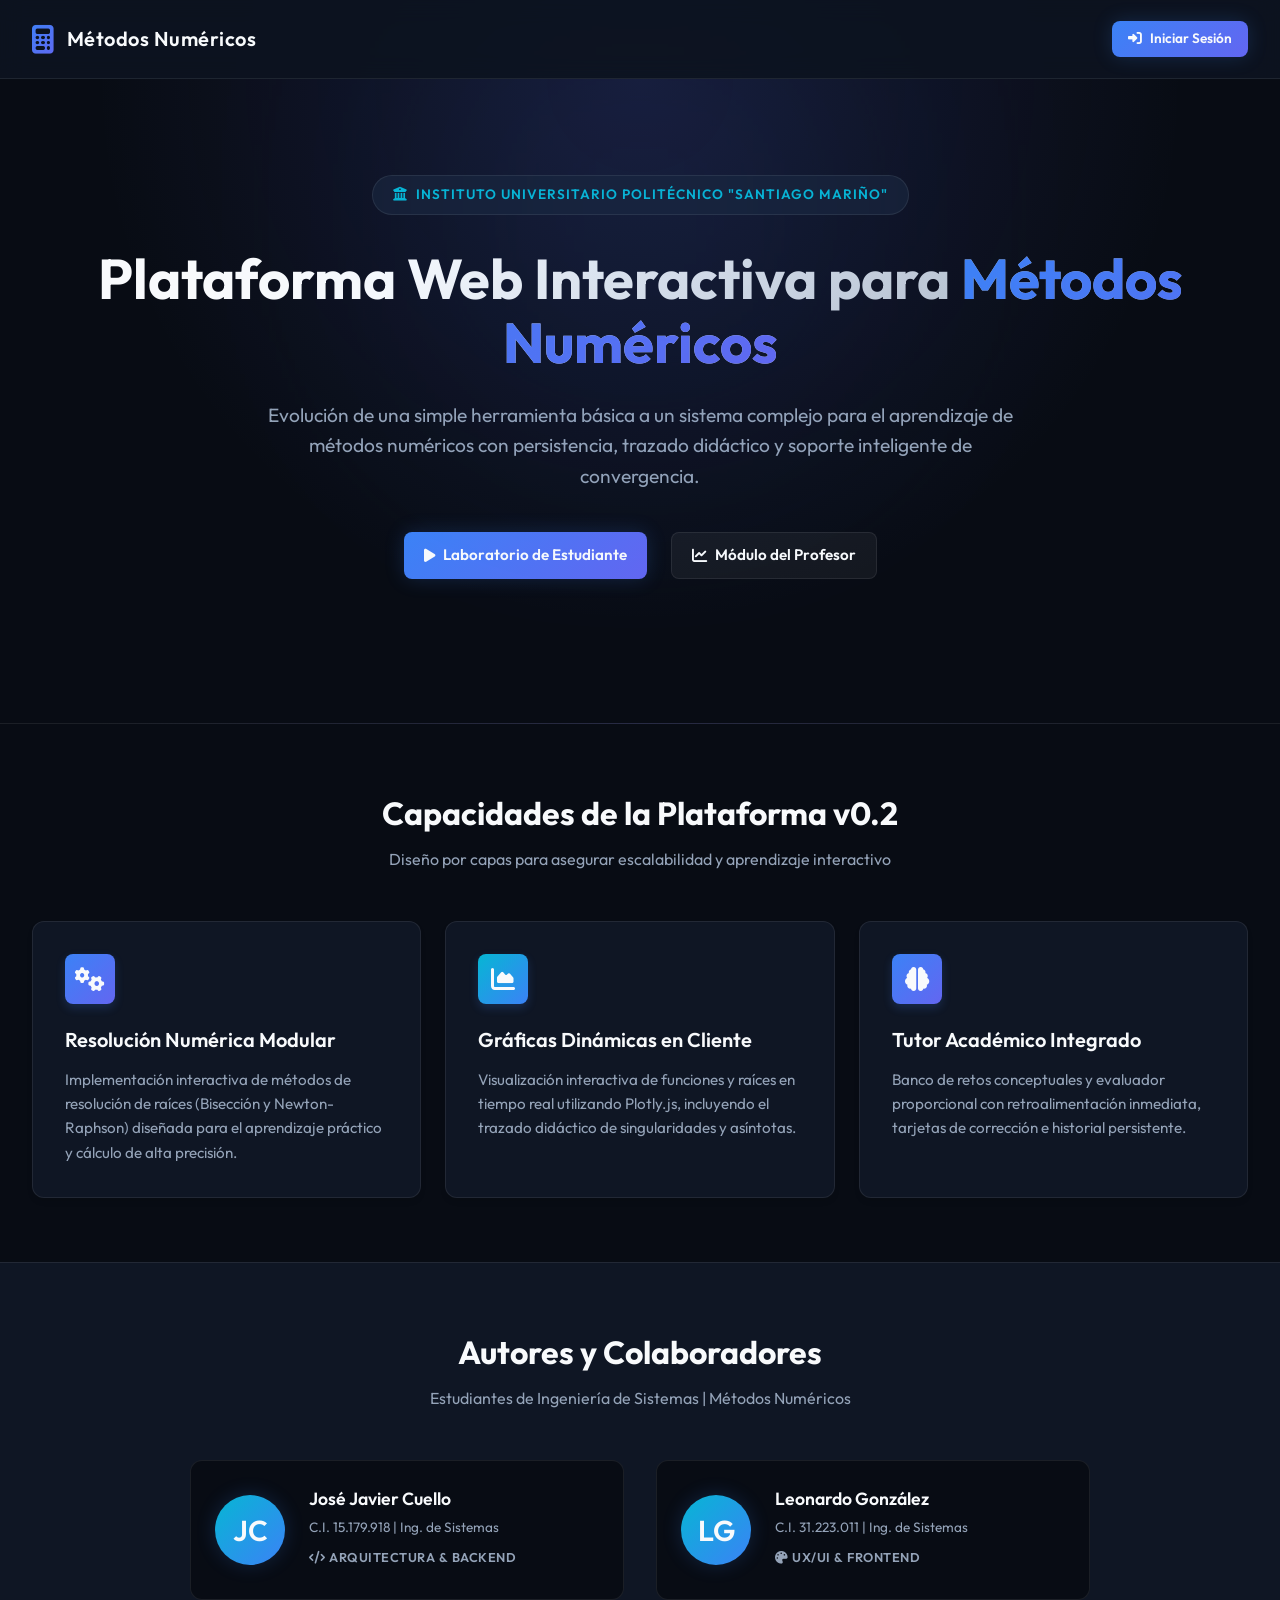
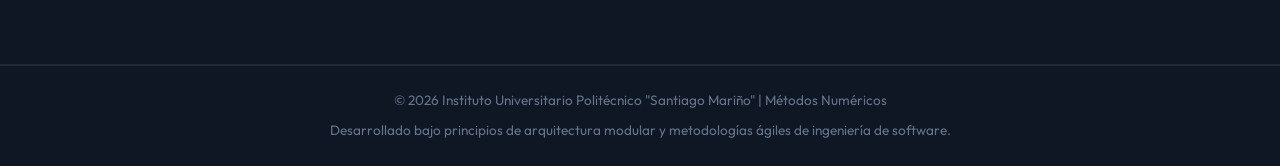
<file: frontend/index.html>
<!DOCTYPE html>
<html lang="es">
<head>
    <meta charset="UTF-8">
    <meta name="viewport" content="width=device-width, initial-scale=1.0">
    <title>Métodos Numéricos - Plataforma Educativa</title>
    <!-- CSS Maestro -->
    <link rel="stylesheet" href="assets/css/styles.css">
    <!-- Iconos (FontAwesome) -->
    <link rel="stylesheet" href="https://cdnjs.cloudflare.com/ajax/libs/font-awesome/6.4.0/css/all.min.css">
    <style>
        /* Estilos específicos para la Landing Page */
        .hero {
            padding: 6rem 2rem;
            text-align: center;
            background: radial-gradient(circle at top, rgba(99, 102, 241, 0.15) 0%, rgba(8, 12, 20, 0) 60%);
            border-bottom: 1px solid var(--border-color);
            position: relative;
        }

        .hero::before {
            content: '';
            position: absolute;
            top: 20%;
            left: 50%;
            transform: translate(-50%, -50%);
            width: 300px;
            height: 300px;
            background: var(--primary);
            filter: blur(140px);
            opacity: 0.15;
            pointer-events: none;
        }

        .university-badge {
            display: inline-flex;
            align-items: center;
            gap: 0.5rem;
            background-color: var(--bg-surface-header);
            border: 1px solid var(--border-color);
            padding: 0.5rem 1.25rem;
            border-radius: 50px;
            font-size: 0.85rem;
            font-weight: 600;
            color: var(--accent);
            text-transform: uppercase;
            letter-spacing: 1px;
            margin-bottom: 2rem;
        }

        .hero-title {
            font-size: 3.5rem;
            font-weight: 700;
            line-height: 1.15;
            margin-bottom: 1.5rem;
            background: linear-gradient(135deg, var(--text-primary) 30%, var(--text-secondary) 100%);
            -webkit-background-clip: text;
            background-clip: text;
            -webkit-text-fill-color: transparent;
        }

        .hero-title span {
            background: var(--primary-gradient);
            -webkit-background-clip: text;
            background-clip: text;
            -webkit-text-fill-color: transparent;
        }

        .hero-description {
            font-size: 1.2rem;
            color: var(--text-secondary);
            max-width: 750px;
            margin: 0 auto 2.5rem auto;
        }

        .cta-group {
            display: flex;
            justify-content: center;
            gap: 1.5rem;
            margin-bottom: 3rem;
        }

        .features-section {
            padding: 4rem 2rem;
        }

        .section-header {
            text-align: center;
            margin-bottom: 3rem;
        }

        .section-title {
            font-size: 2rem;
            font-weight: 700;
            margin-bottom: 0.5rem;
        }

        .section-subtitle {
            color: var(--text-secondary);
            font-size: 1rem;
        }

        .feature-icon-wrapper {
            width: 50px;
            height: 50px;
            border-radius: var(--radius-sm);
            background: var(--primary-gradient);
            display: flex;
            align-items: center;
            justify-content: center;
            font-size: 1.5rem;
            color: var(--text-primary);
            margin-bottom: 1.25rem;
            box-shadow: 0 4px 10px rgba(59, 130, 246, 0.2);
        }

        .feature-card {
            padding: 2rem;
        }

        .feature-card h3 {
            font-size: 1.25rem;
            margin-bottom: 0.75rem;
            font-weight: 600;
        }

        .feature-card p {
            color: var(--text-secondary);
            font-size: 0.95rem;
            line-height: 1.6;
        }

        .authors-section {
            background-color: var(--bg-surface);
            border-top: 1px solid var(--border-color);
            border-bottom: 1px solid var(--border-color);
            padding: 4rem 2rem;
        }

        .authors-grid {
            display: grid;
            grid-template-columns: repeat(2, 1fr);
            gap: 2rem;
            max-width: 900px;
            margin: 0 auto;
        }

        .author-card {
            background-color: var(--bg-main);
            border: 1px solid var(--border-color);
            border-radius: var(--radius-md);
            padding: 1.5rem;
            display: flex;
            align-items: center;
            gap: 1.5rem;
        }

        .author-avatar {
            width: 70px;
            height: 70px;
            border-radius: 50%;
            background: var(--accent-gradient);
            display: flex;
            align-items: center;
            justify-content: center;
            font-size: 1.8rem;
            color: var(--text-primary);
            font-weight: 600;
            box-shadow: var(--shadow-glow);
        }

        .author-info h4 {
            font-size: 1.1rem;
            font-weight: 600;
            margin-bottom: 0.25rem;
        }

        .author-info p {
            color: var(--text-secondary);
            font-size: 0.85rem;
            margin-bottom: 0.5rem;
        }

        .author-role {
            font-size: 0.8rem !important;
            font-weight: 600;
            text-transform: uppercase;
            color: var(--accent);
            letter-spacing: 0.5px;
        }

        @media (max-width: 768px) {
            .hero-title {
                font-size: 2.25rem;
            }
            .cta-group {
                flex-direction: column;
                align-items: stretch;
                max-width: 300px;
                margin: 0 auto 2rem auto;
            }
            .authors-grid {
                grid-template-columns: 1fr;
            }
        }
    </style>
</head>
<body>

    <!-- Cabecera Principal -->
    <header class="main-header">
        <a href="index.html" class="logo-container">
            <span class="logo-icon"><i class="fa-solid fa-calculator"></i></span>
            <span class="logo-text">Métodos Numéricos</span>
        </a>
        <nav class="main-nav"></nav>
    </header>

    <!-- Héroe Principal -->
    <section class="hero">
        <div class="university-badge">
            <i class="fa-solid fa-building-columns"></i> Instituto Universitario Politécnico "Santiago Mariño"
        </div>
        <h1 class="hero-title">Plataforma Web Interactiva para <span>Métodos Numéricos</span></h1>
        <p class="hero-description">
            Evolución de una simple herramienta básica a un sistema complejo para el aprendizaje de métodos numéricos con persistencia, trazado didáctico y soporte inteligente de convergencia.
        </p>
        <div class="cta-group">
            <a href="pages/estudiante.html" class="btn btn-primary btn-lg">
                <i class="fa-solid fa-play"></i> Laboratorio de Estudiante
            </a>
            <a href="pages/profesor.html" class="btn btn-secondary btn-lg">
                <i class="fa-solid fa-chart-line"></i> Módulo del Profesor
            </a>
        </div>
    </section>

    <!-- Características del Sistema -->
    <section class="features-section main-content">
        <div class="section-header">
            <h2 class="section-title">Capacidades de la Plataforma v0.2</h2>
            <p class="section-subtitle">Diseño por capas para asegurar escalabilidad y aprendizaje interactivo</p>
        </div>

        <div class="grid-3">
            <!-- Card 1 -->
            <div class="card feature-card">
                <div class="feature-icon-wrapper">
                    <i class="fa-solid fa-gears"></i>
                </div>
                <h3>Resolución Numérica Modular</h3>
                <p>Implementación interactiva de métodos de resolución de raíces (Bisección y Newton-Raphson) diseñada para el aprendizaje práctico y cálculo de alta precisión.</p>
            </div>
            <!-- Card 2 -->
            <div class="card feature-card">
                <div class="feature-icon-wrapper" style="background: var(--accent-gradient);">
                    <i class="fa-solid fa-chart-area"></i>
                </div>
                <h3>Gráficas Dinámicas en Cliente</h3>
                <p>Visualización interactiva de funciones y raíces en tiempo real utilizando Plotly.js, incluyendo el trazado didáctico de singularidades y asíntotas.</p>
            </div>
            <!-- Card 3 -->
            <div class="card feature-card">
                <div class="feature-icon-wrapper">
                    <i class="fa-solid fa-brain"></i>
                </div>
                <h3>Tutor Académico Integrado</h3>
                <p>Banco de retos conceptuales y evaluador proporcional con retroalimentación inmediata, tarjetas de corrección e historial persistente.</p>
            </div>
        </div>
    </section>

    <!-- Autores del Proyecto -->
    <section class="authors-section">
        <div class="section-header">
            <h2 class="section-title">Autores y Colaboradores</h2>
            <p class="section-subtitle">Estudiantes de Ingeniería de Sistemas | Métodos Numéricos</p>
        </div>

        <div class="authors-grid">
            <!-- Autor 1 -->
            <div class="author-card">
                <div class="author-avatar">JC</div>
                <div class="author-info">
                    <h4>José Javier Cuello</h4>
                    <p>C.I. 15.179.918 | Ing. de Sistemas</p>
                    <p class="author-role"><i class="fa-solid fa-code"></i> Arquitectura & Backend</p>
                </div>
            </div>
            <!-- Autor 2 -->
            <div class="author-card">
                <div class="author-avatar" style="background: var(--accent-gradient);">LG</div>
                <div class="author-info">
                    <h4>Leonardo González</h4>
                    <p>C.I. 31.223.011 | Ing. de Sistemas</p>
                    <p class="author-role"><i class="fa-solid fa-palette"></i> UX/UI & Frontend</p>
                </div>
            </div>
        </div>
    </section>

    <!-- Pie de Página -->
    <footer class="main-footer">
        <p>© 2026 Instituto Universitario Politécnico "Santiago Mariño" | Métodos Numéricos</p>
        <p style="margin-top: 0.5rem;">Desarrollado bajo principios de arquitectura modular y metodologías ágiles de ingeniería de software.</p>
    </footer>

    <script src="assets/js/platform-config.js"></script>
    <script src="assets/js/platform-api.js"></script>
    <!-- Script de Autenticación Dinámica -->
    <script src="assets/js/auth-ui.js"></script>
</body>
</html>
</file>
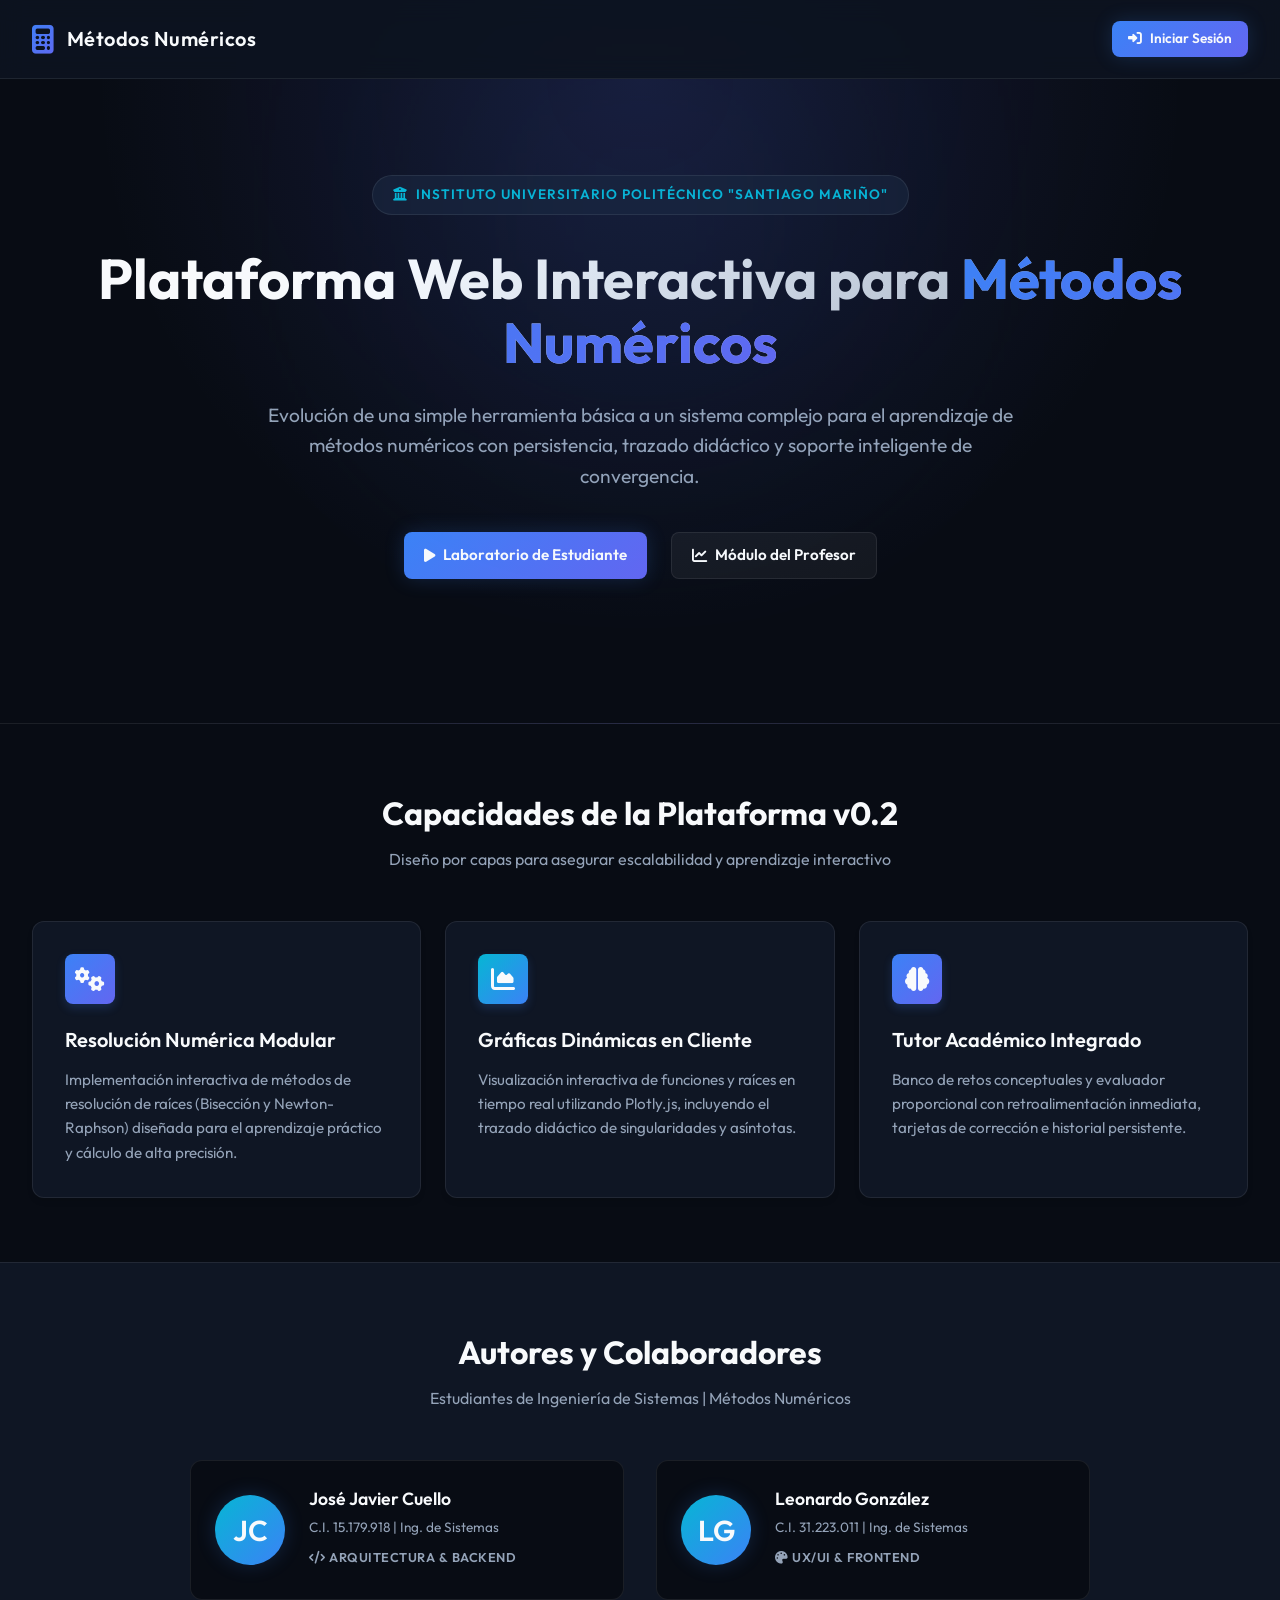
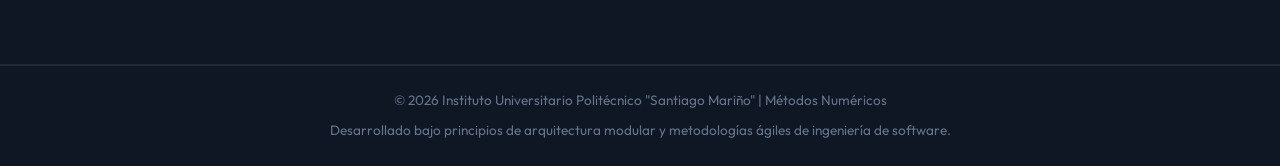
<file: frontend/pages/admin.html>
<!DOCTYPE html>
<html lang="es">
<head>
    <!-- Script de Bloqueo Inmediato (Control de Acceso) -->
    <script>
        (function() {
            const sessionStr = localStorage.getItem("user_session");
            if (!sessionStr) {
                window.location.href = "../index.html";
                return;
            }
            try {
                const session = JSON.parse(sessionStr);
                if (session.role !== "admin") {
                    window.location.href = "../index.html";
                }
            } catch(e) {
                localStorage.removeItem("user_session");
                window.location.href = "../index.html";
            }
        })();
    </script>
    <meta charset="UTF-8">
    <meta name="viewport" content="width=device-width, initial-scale=1.0">
    <title>Módulo Administrativo - Métodos Numéricos</title>
    <!-- CSS Maestro -->
    <link rel="stylesheet" href="../assets/css/styles.css">
    <!-- Iconos (FontAwesome) -->
    <link rel="stylesheet" href="https://cdnjs.cloudflare.com/ajax/libs/font-awesome/6.4.0/css/all.min.css">
    <style>
        .admin-grid {
            display: grid;
            grid-template-columns: 400px 1fr;
            gap: 2rem;
            align-items: start;
        }

        .settings-card {
            background-color: var(--bg-surface);
            border: 1px solid var(--border-color);
            border-radius: var(--radius-md);
            padding: 1.5rem;
        }

        .log-time {
            font-family: 'Fira Code', monospace;
            font-size: 0.85rem;
            color: var(--text-secondary);
        }

        @media (max-width: 900px) {
            .admin-grid {
                grid-template-columns: 1fr;
            }
        }
    </style>
</head>
<body>

    <!-- Cabecera Principal -->
    <header class="main-header">
        <a href="../index.html" class="logo-container">
            <span class="logo-icon"><i class="fa-solid fa-calculator"></i></span>
            <span class="logo-text">Métodos Numéricos</span>
        </a>
        <nav class="main-nav"></nav>
    </header>

    <!-- Contenido Principal -->
    <main class="main-content">
        <!-- Título -->
        <div style="margin-bottom: 2rem;">
            <h2><i class="fa-solid fa-user-shield" style="color: var(--danger);"></i> Consola de Administración</h2>
            <p class="text-secondary" style="font-size: 0.95rem;">Configuración de límites de cómputo, reglas de seguridad de expresiones y auditorías.</p>
        </div>

        <!-- Grid Administrativa -->
        <div class="admin-grid">
            
            <!-- Columna Izquierda: Parámetros del Servidor -->
            <div class="settings-card">
                <h3 style="margin-bottom: 1.5rem; display: flex; align-items: center; gap: 0.5rem;">
                    <i class="fa-solid fa-gears" style="color: var(--primary);"></i> Configuración del Sistema
                </h3>

                <form onsubmit="event.preventDefault(); alert('Configuraciones guardadas.');">
                    <!-- Iteraciones límite -->
                    <div class="form-group">
                        <label class="form-label">Límite Global de Iteraciones</label>
                        <input type="number" class="form-control" value="200">
                        <span class="text-muted" style="font-size: 0.75rem;">Máximo de pasos que el backend procesará por solicitud.</span>
                    </div>

                    <!-- Límite de Tiempo por Hilo -->
                    <div class="form-group">
                        <label class="form-label">Tiempo de Espera Máximo (Timeout)</label>
                        <input type="number" class="form-control" value="5" placeholder="En segundos">
                        <span class="text-muted" style="font-size: 0.75rem;">Segundos máximos permitidos para evitar sobrecarga.</span>
                    </div>

                    <!-- Validación estricta de expresiones -->
                    <div class="form-group">
                        <label class="form-label">Control de Seguridad (Parser)</label>
                        <div style="display: flex; align-items: center; gap: 0.5rem; margin-top: 0.25rem;">
                            <input type="checkbox" checked style="width: 16px; height: 16px; accent-color: var(--primary);">
                            <span class="text-secondary" style="font-size: 0.9rem;">Validación estricta de variables (Sólo 'x')</span>
                        </div>
                    </div>


                    <button type="submit" class="btn btn-primary" style="width: 100%; margin-top: 1rem;">
                        <i class="fa-solid fa-floppy-disk"></i> Guardar Configuración
                    </button>
                </form>
            </div>

            <!-- Columna Derecha: Logs de Auditoría y Eventos -->
            <div class="card">
                <h3 style="margin-bottom: 1rem;"><i class="fa-solid fa-clipboard-list"></i> Logs de Auditoría de Cómputo</h3>
                <p class="text-secondary" style="font-size: 0.85rem; margin-bottom: 1rem;">Registro en tiempo real de ejecuciones y resolución de ecuaciones.</p>
                
                <div class="table-responsive">
                    <table class="table">
                        <thead>
                            <tr>
                                <th>Marca de Tiempo</th>
                                <th>Usuario / IP</th>
                                <th>Acción Realizada</th>
                                <th>Estado</th>
                            </tr>
                        </thead>
                        <tbody>
                            <tr>
                                <td class="log-time">2026-06-14 17:28:10</td>
                                <td>C.I. 31.223.011 (Estudiante)</td>
                                <td>Resolución Bisección f(x) = x**3 - x - 2</td>
                                <td><span class="badge badge-success">success</span></td>
                            </tr>
                            <tr>
                                <td class="log-time">2026-06-14 17:25:42</td>
                                <td>C.I. 15.179.918 (Profesor)</td>
                                <td>Comparación Bisección vs Newton</td>
                                <td><span class="badge badge-success">success</span></td>
                            </tr>
                            <tr>
                                <td class="log-time">2026-06-14 17:10:15</td>
                                <td>C.I. 31.223.011 (Estudiante)</td>
                                <td>Resolución Newton f(x) = x**2 - 4</td>
                                <td><span class="badge badge-danger">singularidad</span></td>
                            </tr>
                            <tr>
                                <td class="log-time">2026-06-14 16:45:08</td>
                                <td>Sistema (Cron)</td>
                                <td>Cierre de sesión de tutoría automática</td>
                                <td><span class="badge badge-warning">timeout</span></td>
                            </tr>
                        </tbody>
                    </table>
                </div>
            </div>

        </div>
    </main>

    <!-- Pie de Página -->
    <footer class="main-footer">
        <p>© 2026 Instituto Universitario Politécnico "Santiago Mariño" | Métodos Numéricos</p>
    </footer>

    <!-- Script de Autenticación -->
    <script src="../assets/js/auth-ui.js"></script>
</body>
</html>
</file>
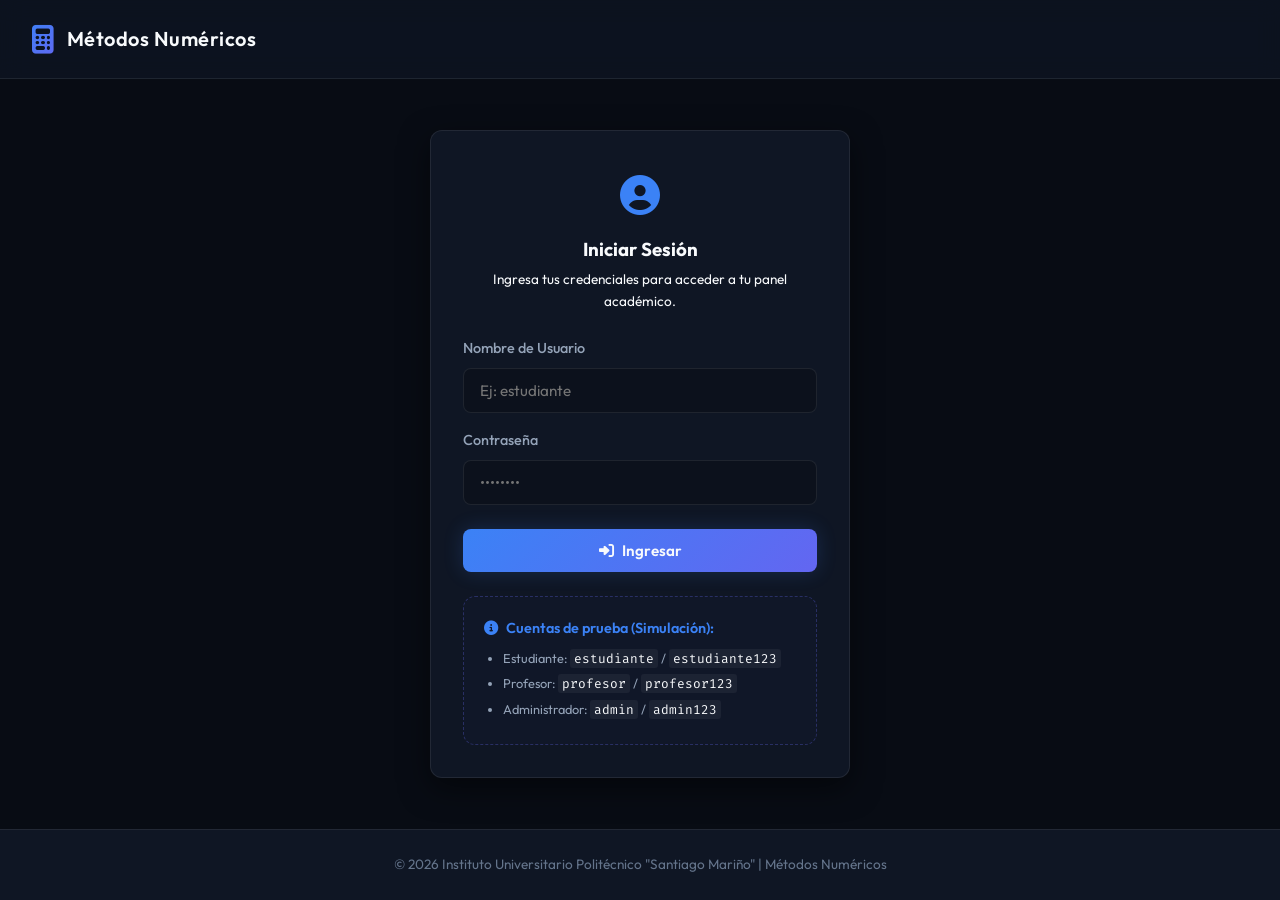
<file: frontend/pages/login.html>
<!DOCTYPE html>
<html lang="es">
<head>
    <script>
        (function() {
            const activeSession = localStorage.getItem("user_session");
            if (activeSession) {
                try {
                    const sessionObj = JSON.parse(activeSession);
                    if (sessionObj.role === "estudiante") window.location.href = "estudiante.html";
                    else if (sessionObj.role === "profesor") window.location.href = "profesor.html";
                    else if (sessionObj.role === "admin") window.location.href = "admin.html";
                } catch(e) {
                    localStorage.removeItem("user_session");
                }
            }
        })();
    </script>
    <meta charset="UTF-8">
    <meta name="viewport" content="width=device-width, initial-scale=1.0">
    <title>Iniciar Sesión - Métodos Numéricos</title>
    <!-- CSS Maestro -->
    <link rel="stylesheet" href="../assets/css/styles.css">
    <!-- Iconos (FontAwesome) -->
    <link rel="stylesheet" href="https://cdnjs.cloudflare.com/ajax/libs/font-awesome/6.4.0/css/all.min.css">
</head>
<body style="min-height: 100vh; display: flex; flex-direction: column; background-color: var(--bg-main);">

    <!-- Cabecera Principal (Simplificada para Login) -->
    <header class="main-header">
        <a href="../index.html" class="logo-container">
            <span class="logo-icon"><i class="fa-solid fa-calculator"></i></span>
            <span class="logo-text">Métodos Numéricos</span>
        </a>
    </header>

    <!-- Contenido del Formulario -->
    <main class="main-content" style="flex: 1; display: flex; align-items: center; justify-content: center; padding: 2rem 1rem;">
        <div class="card" style="width: 100%; max-width: 420px; padding: 2rem; box-shadow: 0 10px 30px rgba(0,0,0,0.5);">
            <div style="text-align: center; margin-bottom: 1.5rem;">
                <span style="font-size: 2.5rem; color: var(--primary);"><i class="fa-solid fa-circle-user"></i></span>
                <h3 style="margin-top: 0.5rem; margin-bottom: 0.25rem;">Iniciar Sesión</h3>
                <p class="text-secondary" style="font-size: 0.85rem;">Ingresa tus credenciales para acceder a tu panel académico.</p>
            </div>

            <!-- Alerta de Error -->
            <div id="login-error-alert" style="display: none; background-color: rgba(239, 68, 68, 0.1); border: 1px solid rgba(239, 68, 68, 0.2); color: #f87171; padding: 0.75rem; border-radius: var(--radius-sm); font-size: 0.85rem; margin-bottom: 1.25rem; align-items: center; gap: 0.5rem;">
                <i class="fa-solid fa-circle-exclamation"></i>
                <span id="login-error-text">Usuario o contraseña incorrectos.</span>
            </div>

            <!-- Formulario -->
            <form id="login-form">
                <div class="form-group" style="margin-bottom: 1rem;">
                    <label class="form-label" for="username-input">Nombre de Usuario</label>
                    <input type="text" id="username-input" class="form-control" placeholder="Ej: estudiante" required autocomplete="username">
                </div>

                <div class="form-group" style="margin-bottom: 1.5rem;">
                    <label class="form-label" for="password-input">Contraseña</label>
                    <input type="password" id="password-input" class="form-control" placeholder="••••••••" required autocomplete="current-password">
                </div>

                <button type="submit" class="btn btn-primary" style="width: 100%; border-radius: var(--radius-sm); font-weight: 600; padding: 0.75rem 1rem;">
                    <i class="fa-solid fa-right-to-bracket"></i> Ingresar
                </button>
            </form>

            <!-- Cuentas de Prueba -->
            <div class="test-users-card">
                <div class="test-users-title">
                    <i class="fa-solid fa-info-circle"></i>
                    <span>Cuentas de prueba (Simulación):</span>
                </div>
                <ul class="test-users-list">
                    <li>Estudiante: <code>estudiante</code> / <code>estudiante123</code></li>
                    <li>Profesor: <code>profesor</code> / <code>profesor123</code></li>
                    <li>Administrador: <code>admin</code> / <code>admin123</code></li>
                </ul>
            </div>
        </div>
    </main>

    <!-- Pie de Página -->
    <footer class="main-footer">
        <p>© 2026 Instituto Universitario Politécnico "Santiago Mariño" | Métodos Numéricos</p>
    </footer>

    <script src="../assets/js/platform-config.js"></script>
    <script src="../assets/js/platform-api.js"></script>
    <!-- Lógica de Autenticación del Frontend -->
    <script>
        document.addEventListener("DOMContentLoaded", () => {
            const loginForm = document.getElementById("login-form");
            const usernameInput = document.getElementById("username-input");
            const passwordInput = document.getElementById("password-input");
            const errorAlert = document.getElementById("login-error-alert");
            const errorText = document.getElementById("login-error-text");

            const bootstrapUsers = {
                "estudiante": { password: "estudiante123", role: "student", fullName: "Estudiante de Prueba" },
                "profesor": { password: "profesor123", role: "teacher", fullName: "Prof. Leonardo González" },
                "admin": { password: "admin123", role: "admin", fullName: "Administrador del Sistema" }
            };

            loginForm.addEventListener("submit", async (e) => {
                e.preventDefault();
                errorAlert.style.display = "none";

                const userVal = usernameInput.value.trim().toLowerCase();
                const passVal = passwordInput.value;

                try {
                    const email = userVal.includes("@") ? userVal : `${userVal}@numerica.local`;
                    let loginResponse = null;
                    try {
                        loginResponse = await window.PlatformApi.login(email, passVal);
                    } catch (loginError) {
                        const bootstrap = bootstrapUsers[userVal];
                        if (!bootstrap || bootstrap.password !== passVal) {
                            throw loginError;
                        }

                        await window.PlatformApi.register({
                            email,
                            password: passVal,
                            fullName: bootstrap.fullName,
                            roles: [bootstrap.role]
                        });
                        loginResponse = await window.PlatformApi.login(email, passVal);
                    }

                    const session = window.PlatformApi.buildFrontendSession(loginResponse);
                    window.PlatformApi.saveSession(session);

                    if (session.role === "estudiante") {
                        window.location.href = "estudiante.html";
                    } else if (session.role === "profesor") {
                        window.location.href = "profesor.html";
                    } else if (session.role === "admin") {
                        window.location.href = "admin.html";
                    } else {
                        window.location.href = "../index.html";
                    }
                } catch (error) {
                    errorText.textContent = error instanceof Error ? error.message : "No se pudo iniciar sesión contra el backend.";
                    errorAlert.style.display = "flex";
                }
            });
        });
    </script>
</body>
</html>
</file>
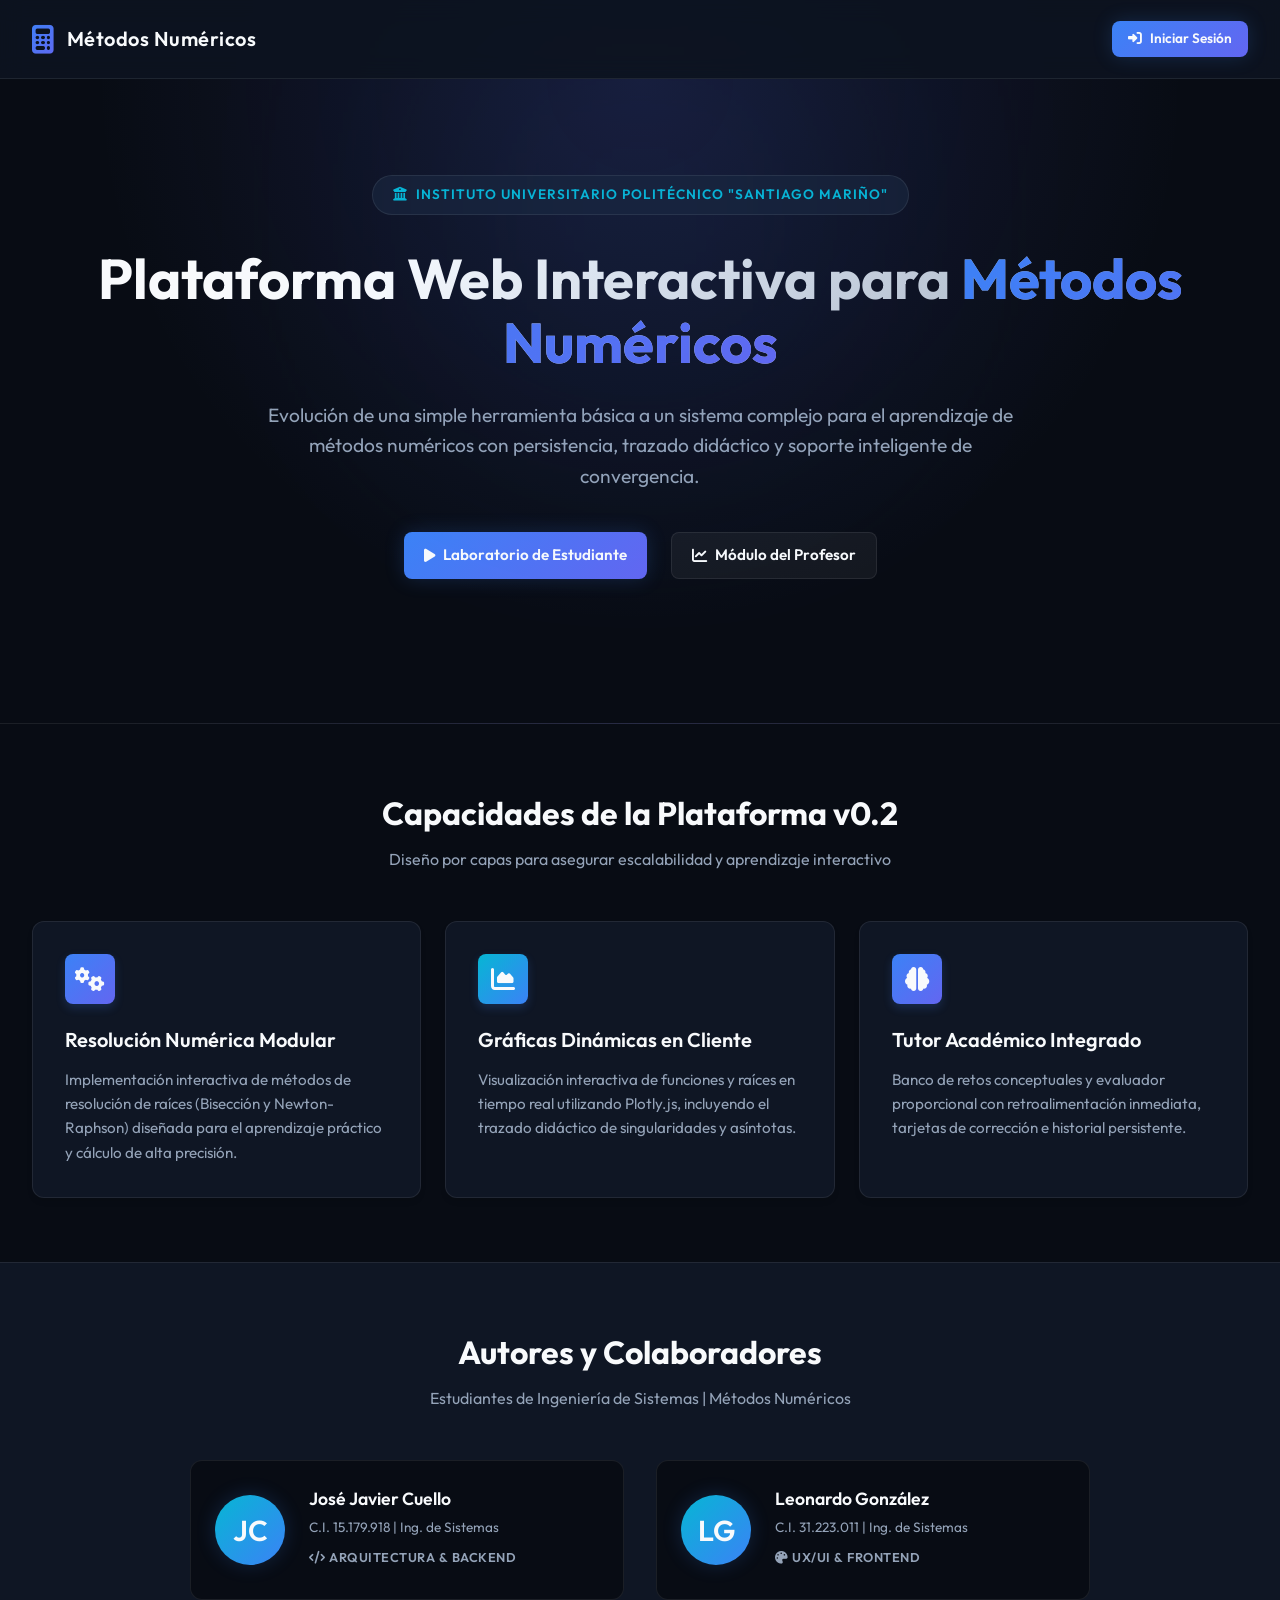
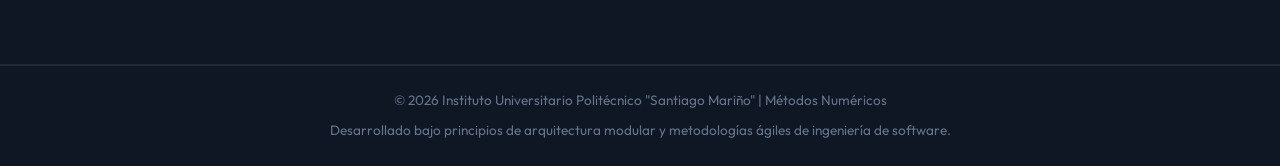
<file: frontend/pages/perfil.html>
<!DOCTYPE html>
<html lang="es">
<head>
    <meta charset="UTF-8">
    <meta name="viewport" content="width=device-width, initial-scale=1.0">
    <title>Mi Perfil - Métodos Numéricos</title>
    <!-- CSS Maestro -->
    <link rel="stylesheet" href="../assets/css/styles.css">
    <!-- Iconos (FontAwesome) -->
    <link rel="stylesheet" href="https://cdnjs.cloudflare.com/ajax/libs/font-awesome/6.4.0/css/all.min.css">
    <!-- Script de Bloqueo Inmediato si no hay sesión -->
    <script>
        (function() {
            const session = localStorage.getItem("user_session");
            if (!session) {
                window.location.href = "../index.html";
            }
        })();
    </script>
</head>
<body style="min-height: 100vh; display: flex; flex-direction: column; background-color: var(--bg-main);">

    <!-- Cabecera Principal -->
    <header class="main-header">
        <a href="../index.html" class="logo-container">
            <span class="logo-icon"><i class="fa-solid fa-calculator"></i></span>
            <span class="logo-text">Métodos Numéricos</span>
        </a>
        <nav class="main-nav" id="profile-page-nav">
            <!-- Será controlado dinámicamente por auth-ui.js, pero mantenemos estructura básica -->
        </nav>
    </header>

    <!-- Contenido Principal -->
    <main class="main-content" style="flex: 1; display: flex; align-items: center; justify-content: center; padding: 2rem 1rem;">
        <div class="card" style="width: 100%; max-width: 480px; padding: 2.5rem; text-align: center; box-shadow: 0 10px 30px rgba(0,0,0,0.5);">
            
            <!-- Avatar e Identificación -->
            <div style="display: flex; flex-direction: column; align-items: center; margin-bottom: 2rem;">
                <div id="profile-avatar" style="width: 80px; height: 80px; border-radius: 50%; background: var(--primary-gradient); display: flex; align-items: center; justify-content: center; font-size: 2.5rem; font-weight: 700; color: #fff; text-transform: uppercase; box-shadow: var(--shadow-glow); margin-bottom: 1rem;">
                    U
                </div>
                <h3 id="profile-name" style="margin-bottom: 0.25rem; font-size: 1.4rem;">Nombre de Usuario</h3>
                <span id="profile-role-badge" class="badge badge-success" style="font-size: 0.8rem; padding: 0.3rem 0.75rem; border-radius: 12px; font-weight: 600;">Rol</span>
            </div>

            <!-- Tabla de Detalles -->
            <div style="background: rgba(255, 255, 255, 0.01); border: 1px solid var(--border-color); border-radius: var(--radius-md); padding: 1.25rem; margin-bottom: 2rem; text-align: left;">
                <div style="display: flex; justify-content: space-between; border-bottom: 1px solid var(--border-color); padding-bottom: 0.75rem; margin-bottom: 0.75rem;">
                    <span style="color: var(--text-secondary); font-size: 0.85rem;">Usuario</span>
                    <strong id="detail-username" style="font-size: 0.85rem; color: var(--text-primary);">estudiante</strong>
                </div>
                <div style="display: flex; justify-content: space-between; border-bottom: 1px solid var(--border-color); padding-bottom: 0.75rem; margin-bottom: 0.75rem;">
                    <span style="color: var(--text-secondary); font-size: 0.85rem;">Email</span>
                    <strong id="detail-email" style="font-size: 0.85rem; color: var(--text-primary);">estudiante@universidad.edu</strong>
                </div>
                <div style="display: flex; justify-content: space-between; border-bottom: 1px solid var(--border-color); padding-bottom: 0.75rem; margin-bottom: 0.75rem;">
                    <span style="color: var(--text-secondary); font-size: 0.85rem;">Ingreso</span>
                    <strong id="detail-joined" style="font-size: 0.85rem; color: var(--text-primary);">Junio 2026</strong>
                </div>
                <div style="display: flex; justify-content: space-between; padding-bottom: 0.25rem;">
                    <span style="color: var(--text-secondary); font-size: 0.85rem;">Estado</span>
                    <strong id="detail-status" style="font-size: 0.85rem; color: var(--success);">Activo</strong>
                </div>
            </div>

            <!-- Botones de Acción -->
            <div style="display: flex; flex-direction: column; gap: 0.75rem;">
                <button id="back-to-panel-btn" class="btn btn-primary" style="width: 100%; border-radius: var(--radius-sm); font-weight: 600; padding: 0.75rem 1rem;">
                    <i class="fa-solid fa-arrow-left"></i> Volver a mi Panel Académico
                </button>
                
                <button id="profile-logout-btn" class="btn btn-outline" style="width: 100%; border-radius: var(--radius-sm); font-weight: 600; padding: 0.75rem 1rem; color: #ef4444; border-color: rgba(239, 68, 68, 0.3);">
                    <i class="fa-solid fa-right-from-bracket"></i> Cerrar Sesión
                </button>
            </div>

        </div>
    </main>

    <!-- Pie de Página -->
    <footer class="main-footer">
        <p>© 2026 Instituto Universitario Politécnico "Santiago Mariño" | Métodos Numéricos</p>
    </footer>

    <!-- Lógica de visualización del perfil -->
    <script>
        document.addEventListener("DOMContentLoaded", () => {
            const session = window.PlatformApi ? window.PlatformApi.getSession() : JSON.parse(localStorage.getItem("user_session"));
            if (!session) {
                window.location.href = "../index.html";
                return;
            }

            // Mapear elementos del DOM
            const pAvatar = document.getElementById("profile-avatar");
            const pName = document.getElementById("profile-name");
            const pBadge = document.getElementById("profile-role-badge");
            const dUser = document.getElementById("detail-username");
            const dEmail = document.getElementById("detail-email");
            const dJoined = document.getElementById("detail-joined");
            const dStatus = document.getElementById("detail-status");
            const backBtn = document.getElementById("back-to-panel-btn");
            const logoutBtn = document.getElementById("profile-logout-btn");

            // Rellenar datos
            const initial = session.username ? session.username.charAt(0) : "U";
            pAvatar.textContent = initial;
            pName.textContent = session.name || session.username;
            
            // Badge styling por rol
            if (session.role === "estudiante") {
                pBadge.textContent = "Estudiante";
                pBadge.className = "badge badge-success";
            } else if (session.role === "profesor") {
                pBadge.textContent = "Profesor";
                pBadge.className = "badge";
                pBadge.style.backgroundColor = "var(--primary)";
            } else if (session.role === "admin") {
                pBadge.textContent = "Administrador";
                pBadge.className = "badge badge-danger";
            }

            dUser.textContent = session.username;
            dEmail.textContent = session.email || `${session.username}@universidad.edu`;
            dJoined.textContent = session.joined || "Junio 2026";
            dStatus.textContent = session.status || "Activo";

            // Botón volver
            backBtn.addEventListener("click", () => {
                if (session.role === "estudiante") window.location.href = "estudiante.html";
                else if (session.role === "profesor") window.location.href = "profesor.html";
                else if (session.role === "admin") window.location.href = "admin.html";
                else window.location.href = "../index.html";
            });

            // Botón cerrar sesión
            logoutBtn.addEventListener("click", () => {
                if (window.PlatformApi) {
                    window.PlatformApi.clearSession();
                } else {
                    localStorage.removeItem("user_session");
                }
                window.location.href = "../index.html";
            });
        });
    </script>
    <script src="../assets/js/platform-config.js"></script>
    <script src="../assets/js/platform-api.js"></script>
    <!-- Script de Autenticación Compartido -->
    <script src="../assets/js/auth-ui.js"></script>
</body>
</html>
</file>
<file: frontend/assets/css/styles.css>
/* ==========================================================================
   SISTEMA DE DISEÑO VISUAL - PLATAFORMA MÉTODOS NUMÉRICOS (v0.2)
   Responsable: Leonardo González
   Aesthetics: Premium Dark Mode, Glassmorphism, Vibrancy & Micro-animations
   ========================================================================== */

/* Importación de Google Fonts */
@import url('https://fonts.googleapis.com/css2?family=Outfit:wght@300;400;500;600;700&family=Fira+Code:wght@400;500&display=swap');

/* Variables de Color y Diseño */
:root {
    /* Paleta de Colores (Premium Dark Mode) */
    --bg-main: #080c14;
    --bg-surface: #0f1624;
    --bg-surface-header: #151e33;
    --bg-surface-glass: rgba(15, 22, 36, 0.7);
    --border-color: rgba(255, 255, 255, 0.08);
    --border-hover: rgba(59, 130, 246, 0.4);
    
    /* Colores Primarios y Gradientes */
    --primary: #3b82f6;
    --primary-gradient: linear-gradient(135deg, #3b82f6 0%, #6366f1 100%);
    --accent: #06b6d4;
    --accent-gradient: linear-gradient(135deg, #06b6d4 0%, #3b82f6 100%);
    
    /* Colores Semánticos */
    --success: #10b981;
    --success-bg: rgba(16, 185, 129, 0.1);
    --warning: #f59e0b;
    --warning-bg: rgba(245, 158, 11, 0.1);
    --danger: #ef4444;
    --danger-bg: rgba(239, 68, 68, 0.1);
    
    /* Colores de Texto */
    --text-primary: #f8fafc;
    --text-secondary: #94a3b8;
    --text-muted: #64748b;
    
    /* Configuración de Caja y Bordes */
    --radius-sm: 8px;
    --radius-md: 12px;
    --radius-lg: 20px;
    --shadow-sm: 0 4px 6px -1px rgba(0, 0, 0, 0.1);
    --shadow-md: 0 10px 15px -3px rgba(0, 0, 0, 0.3);
    --shadow-lg: 0 20px 25px -5px rgba(0, 0, 0, 0.5);
    --shadow-glow: 0 0 20px rgba(59, 130, 246, 0.2);
    --transition: all 0.3s cubic-bezier(0.4, 0, 0.2, 1);
}

/* Reset y Estilos Generales */
* {
    margin: 0;
    padding: 0;
    box-sizing: border-box;
}

body {
    background-color: var(--bg-main);
    color: var(--text-primary);
    font-family: 'Outfit', sans-serif;
    line-height: 1.6;
    min-height: 100vh;
    display: flex;
    flex-direction: column;
    overflow-x: hidden;
}

/* Scrollbar Personalizado */
::-webkit-scrollbar {
    width: 8px;
    height: 8px;
}
::-webkit-scrollbar-track {
    background: var(--bg-main);
}
::-webkit-scrollbar-thumb {
    background: var(--bg-surface-header);
    border-radius: var(--radius-sm);
    border: 2px solid var(--bg-main);
}
::-webkit-scrollbar-thumb:hover {
    background: var(--primary);
}

/* Navegación Global (Header) */
.main-header {
    background-color: var(--bg-surface-glass);
    backdrop-filter: blur(12px);
    -webkit-backdrop-filter: blur(12px);
    border-bottom: 1px solid var(--border-color);
    position: sticky;
    top: 0;
    z-index: 100;
    padding: 1rem 2rem;
    display: flex;
    justify-content: space-between;
    align-items: center;
}

.logo-container {
    display: flex;
    align-items: center;
    gap: 0.8rem;
    text-decoration: none;
}

.logo-icon {
    font-size: 1.8rem;
    background: var(--primary-gradient);
    -webkit-background-clip: text;
    background-clip: text;
    -webkit-text-fill-color: transparent;
    font-weight: 700;
}

.logo-text {
    font-size: 1.25rem;
    font-weight: 600;
    color: var(--text-primary);
    letter-spacing: 0.5px;
}

.main-nav {
    display: flex;
    gap: 1.5rem;
    align-items: center;
}

.nav-link {
    color: var(--text-secondary);
    text-decoration: none;
    font-weight: 500;
    font-size: 0.95rem;
    padding: 0.5rem 1rem;
    border-radius: var(--radius-sm);
    transition: var(--transition);
}

.nav-link:hover, .nav-link.active {
    color: var(--text-primary);
    background-color: rgba(255, 255, 255, 0.05);
}

/* Contenedor Principal */
.main-content {
    flex: 1;
    padding: 2rem;
    max-width: 1400px;
    margin: 0 auto;
    width: 100%;
}

/* Componentes de Tarjeta (Cards) */
.card {
    background-color: var(--bg-surface);
    border: 1px solid var(--border-color);
    border-radius: var(--radius-md);
    padding: 1.5rem;
    box-shadow: var(--shadow-sm);
    transition: var(--transition);
}

.card:hover {
    border-color: var(--border-hover);
    box-shadow: var(--shadow-md);
}

/* Botones Premium */
.btn {
    display: inline-flex;
    align-items: center;
    justify-content: center;
    gap: 0.5rem;
    font-family: inherit;
    font-weight: 600;
    font-size: 0.95rem;
    padding: 0.65rem 1.25rem;
    border-radius: var(--radius-sm);
    border: none;
    cursor: pointer;
    transition: var(--transition);
    text-decoration: none;
}

.btn-primary {
    background: var(--primary-gradient);
    color: var(--text-primary);
    box-shadow: var(--shadow-glow);
}

.btn-primary:hover {
    transform: translateY(-2px);
    box-shadow: 0 0 25px rgba(59, 130, 246, 0.4);
}

.btn-secondary {
    background-color: rgba(255, 255, 255, 0.05);
    color: var(--text-primary);
    border: 1px solid var(--border-color);
}

.btn-secondary:hover {
    background-color: rgba(255, 255, 255, 0.08);
    border-color: var(--text-secondary);
}

/* Inputs y Formularios */
.form-group {
    margin-bottom: 1.25rem;
    display: flex;
    flex-direction: column;
    gap: 0.5rem;
}

.form-label {
    font-size: 0.9rem;
    font-weight: 500;
    color: var(--text-secondary);
}

.form-control {
    background-color: rgba(0, 0, 0, 0.2);
    border: 1px solid var(--border-color);
    border-radius: var(--radius-sm);
    color: var(--text-primary);
    padding: 0.75rem 1rem;
    font-family: inherit;
    font-size: 0.95rem;
    transition: var(--transition);
}

.form-control:focus {
    outline: none;
    border-color: var(--primary);
    box-shadow: 0 0 10px rgba(59, 130, 246, 0.15);
}

/* Píldoras de Estado (Badges) */
.badge {
    display: inline-flex;
    align-items: center;
    padding: 0.25rem 0.6rem;
    font-size: 0.8rem;
    font-weight: 600;
    border-radius: 50px;
    gap: 0.3rem;
}

.badge-success {
    background-color: var(--success-bg);
    color: var(--success);
}

.badge-warning {
    background-color: var(--warning-bg);
    color: var(--warning);
}

.badge-danger {
    background-color: var(--danger-bg);
    color: var(--danger);
}

/* Grid Layouts Utilitarios */
.grid-2 {
    display: grid;
    grid-template-columns: repeat(2, 1fr);
    gap: 1.5rem;
}

.grid-3 {
    display: grid;
    grid-template-columns: repeat(3, 1fr);
    gap: 1.5rem;
}

@media (max-width: 900px) {
    .grid-2, .grid-3 {
        grid-template-columns: 1fr;
    }
}

/* Tablas Minimalistas */
.table-responsive {
    overflow-x: auto;
    width: 100%;
}

.table {
    width: 100%;
    border-collapse: collapse;
    margin-top: 1rem;
    font-size: 0.9rem;
}

.table th {
    background-color: var(--bg-surface-header);
    color: var(--text-secondary);
    font-weight: 600;
    text-align: left;
    padding: 0.75rem 1rem;
    border-bottom: 2px solid var(--border-color);
}

.table td {
    padding: 0.75rem 1rem;
    border-bottom: 1px solid var(--border-color);
    color: var(--text-primary);
}

.table tbody tr:nth-child(even) {
    background-color: rgba(255, 255, 255, 0.01);
}

.table tbody tr:hover {
    background-color: rgba(255, 255, 255, 0.02);
}

/* Footer */
.main-footer {
    background-color: var(--bg-surface);
    border-top: 1px solid var(--border-color);
    padding: 1.5rem 2rem;
    text-align: center;
    font-size: 0.85rem;
    color: var(--text-muted);
}

.main-footer a {
    color: var(--text-secondary);
    text-decoration: none;
}
.main-footer a:hover {
    color: var(--primary);
}

/* --- ESTILOS ADICIONALES PARA EL SISTEMA DE PESTAÑAS (TABS) --- */
.tabs-container {
    scrollbar-width: none; /* Firefox */
}
.tabs-container::-webkit-scrollbar {
    display: none; /* Safari and Chrome */
}

.tab-btn {
    border: 1px solid var(--border-color) !important;
    background-color: var(--bg-surface-header) !important;
    color: var(--text-secondary) !important;
    font-size: 0.9rem !important;
    padding: 0.6rem 1.2rem !important;
    display: inline-flex;
    align-items: center;
    gap: 0.5rem;
    cursor: pointer;
    transition: var(--transition) !important;
}

.tab-btn:hover {
    color: var(--text-primary) !important;
    background-color: rgba(255, 255, 255, 0.05) !important;
    border-color: var(--border-hover) !important;
}

.tab-btn.active {
    background: var(--primary-gradient) !important;
    color: var(--text-primary) !important;
    border-color: transparent !important;
    box-shadow: var(--shadow-glow) !important;
}

/* Ocultar contenido inactivo de las pestañas */
.tab-content {
    display: none;
    animation: tabFadeIn 0.4s ease;
}

.tab-content.active {
    display: block;
}

@keyframes tabFadeIn {
    from { opacity: 0; transform: translateY(8px); }
    to { opacity: 1; transform: translateY(0); }
}

/* Estilos de parámetros para 3D shapes */
.shape-params {
    border-top: 1px dashed var(--border-color);
    padding-top: 1rem;
    margin-top: 0.5rem;
    margin-bottom: 0.5rem;
    animation: tabFadeIn 0.3s ease;
}

/* Selectores de modalidad del Tutor */
.mode-select-group {
    display: inline-flex;
    background: rgba(255, 255, 255, 0.03);
    padding: 2px;
    border-radius: 20px;
    border: 1px solid var(--border-color);
    margin-left: 0.5rem;
}

.mode-btn {
    background: transparent;
    border: none;
    color: var(--text-secondary);
    padding: 2px 8px;
    border-radius: 15px;
    font-size: 0.7rem;
    cursor: pointer;
    transition: all 0.3s ease;
}

.mode-btn:hover {
    color: var(--text-primary);
}

.mode-btn.active {
    background: var(--primary-gradient) !important;
    color: var(--text-primary) !important;
    box-shadow: var(--shadow-glow);
}

/* --- ESTILOS COMPARTIDOS DEL DASHBOARD GENERAL --- */
.stats-grid {
    display: grid;
    grid-template-columns: repeat(4, 1fr);
    gap: 1.5rem;
    margin-bottom: 2rem;
}

.stat-card {
    background-color: var(--bg-surface);
    border: 1px solid var(--border-color);
    border-radius: var(--radius-md);
    padding: 1.5rem;
    display: flex;
    align-items: center;
    gap: 1.25rem;
}

.stat-icon {
    width: 50px;
    height: 50px;
    border-radius: var(--radius-sm);
    background-color: var(--bg-surface-header);
    display: flex;
    align-items: center;
    justify-content: center;
    font-size: 1.5rem;
    color: var(--primary);
}

.stat-info h4 {
    font-size: 0.85rem;
    color: var(--text-secondary);
    text-transform: uppercase;
    letter-spacing: 0.5px;
}

.stat-info p {
    font-size: 1.8rem;
    font-weight: 700;
    color: var(--text-primary);
    line-height: 1.1;
}

@media (max-width: 900px) {
    .stats-grid {
        grid-template-columns: repeat(2, 1fr);
    }
}

@media (max-width: 600px) {
    .stats-grid {
        grid-template-columns: 1fr;
    }
}

/* --- ESTILOS DEL INICIO DE SESIÓN Y PERFIL DE USUARIO --- */
.user-profile-menu {
    position: relative;
    display: flex;
    align-items: center;
    gap: 0.6rem;
    cursor: pointer;
    padding: 0.35rem 0.6rem;
    border-radius: var(--radius-sm);
    transition: background-color 0.2s ease;
    border: 1px solid var(--border-color);
    background-color: rgba(255, 255, 255, 0.02);
}

.user-profile-menu:hover {
    background-color: rgba(255, 255, 255, 0.06);
    border-color: var(--border-hover);
}

.user-avatar {
    width: 30px;
    height: 30px;
    border-radius: 50%;
    background: var(--primary-gradient);
    display: flex;
    align-items: center;
    justify-content: center;
    font-weight: 700;
    color: #fff;
    font-size: 0.85rem;
    text-transform: uppercase;
    box-shadow: 0 0 8px rgba(99, 102, 241, 0.4);
}

.user-name {
    font-size: 0.85rem;
    font-weight: 500;
    color: var(--text-primary);
}

.profile-dropdown-menu {
    display: none;
    position: absolute;
    top: calc(100% + 0.5rem);
    right: 0;
    background-color: var(--bg-surface);
    border: 1px solid var(--border-color);
    border-radius: var(--radius-md);
    min-width: 160px;
    z-index: 1000;
    box-shadow: 0 8px 24px rgba(0, 0, 0, 0.6);
    overflow: hidden;
    animation: dropdownFadeIn 0.2s ease;
}

.profile-dropdown-menu.active {
    display: block;
}

.profile-dropdown-item {
    display: flex;
    align-items: center;
    gap: 0.75rem;
    padding: 0.75rem 1rem;
    color: var(--text-secondary);
    text-decoration: none;
    font-size: 0.85rem;
    transition: all 0.2s ease;
    border: none;
    background: transparent;
    width: 100%;
    text-align: left;
    cursor: pointer;
}

.profile-dropdown-item:hover {
    background-color: rgba(255, 255, 255, 0.03);
    color: var(--text-primary);
}

.profile-dropdown-item.danger-item {
    color: #ef4444;
}

.profile-dropdown-item.danger-item:hover {
    background-color: rgba(239, 68, 68, 0.05);
    color: #f87171;
}

@keyframes dropdownFadeIn {
    from { opacity: 0; transform: translateY(5px); }
    to { opacity: 1; transform: translateY(0); }
}

/* Caja de usuarios de prueba */
.test-users-card {
    background-color: rgba(99, 102, 241, 0.02);
    border: 1px dashed rgba(99, 102, 241, 0.3);
    padding: 1.25rem;
    border-radius: var(--radius-md);
    margin-top: 1.5rem;
}
.test-users-title {
    font-size: 0.9rem;
    font-weight: 600;
    color: var(--primary);
    margin-bottom: 0.5rem;
    display: flex;
    align-items: center;
    gap: 0.5rem;
}
.test-users-list {
    font-size: 0.8rem;
    color: var(--text-secondary);
    margin: 0;
    padding-left: 1.2rem;
}
.test-users-list li {
    margin-bottom: 0.25rem;
}
.test-users-list code {
    font-family: 'Fira Code', monospace;
    background: rgba(255,255,255,0.05);
    padding: 1px 4px;
    border-radius: 3px;
    color: var(--text-primary);
}
</file>
